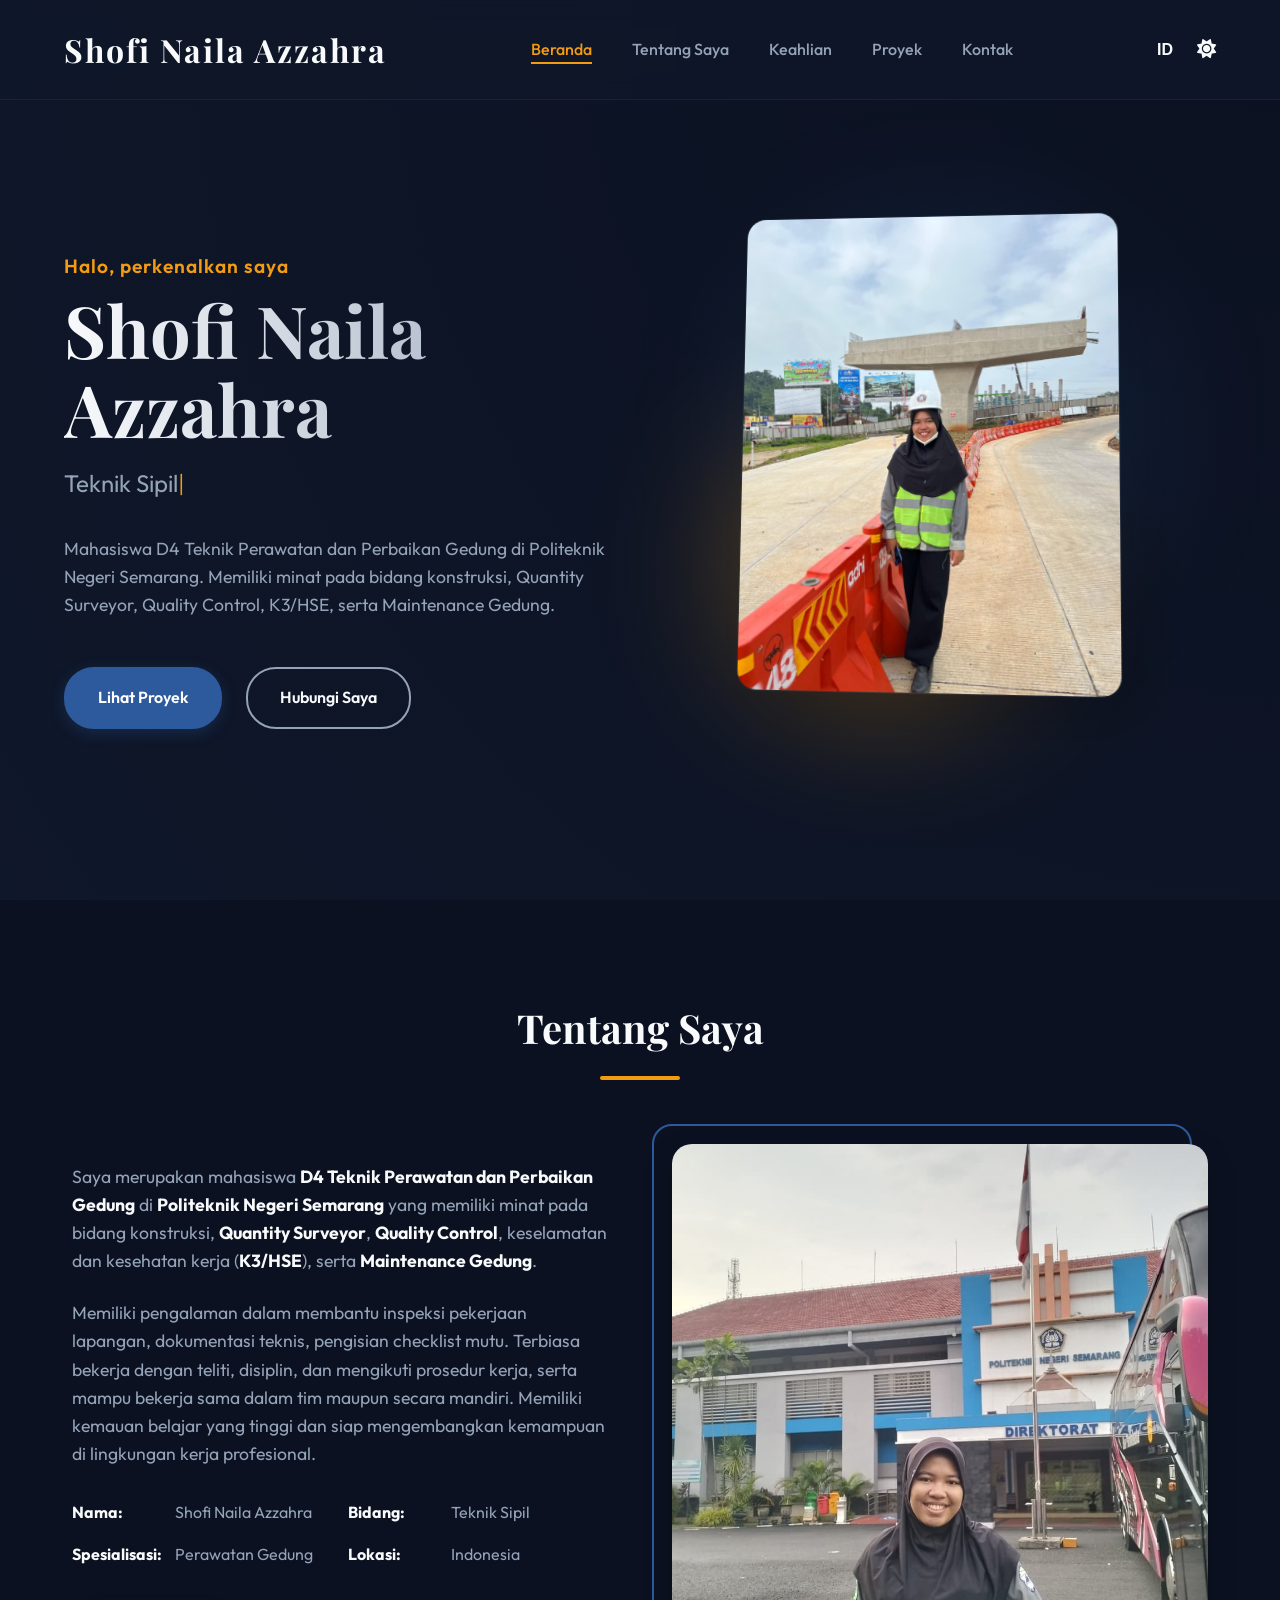
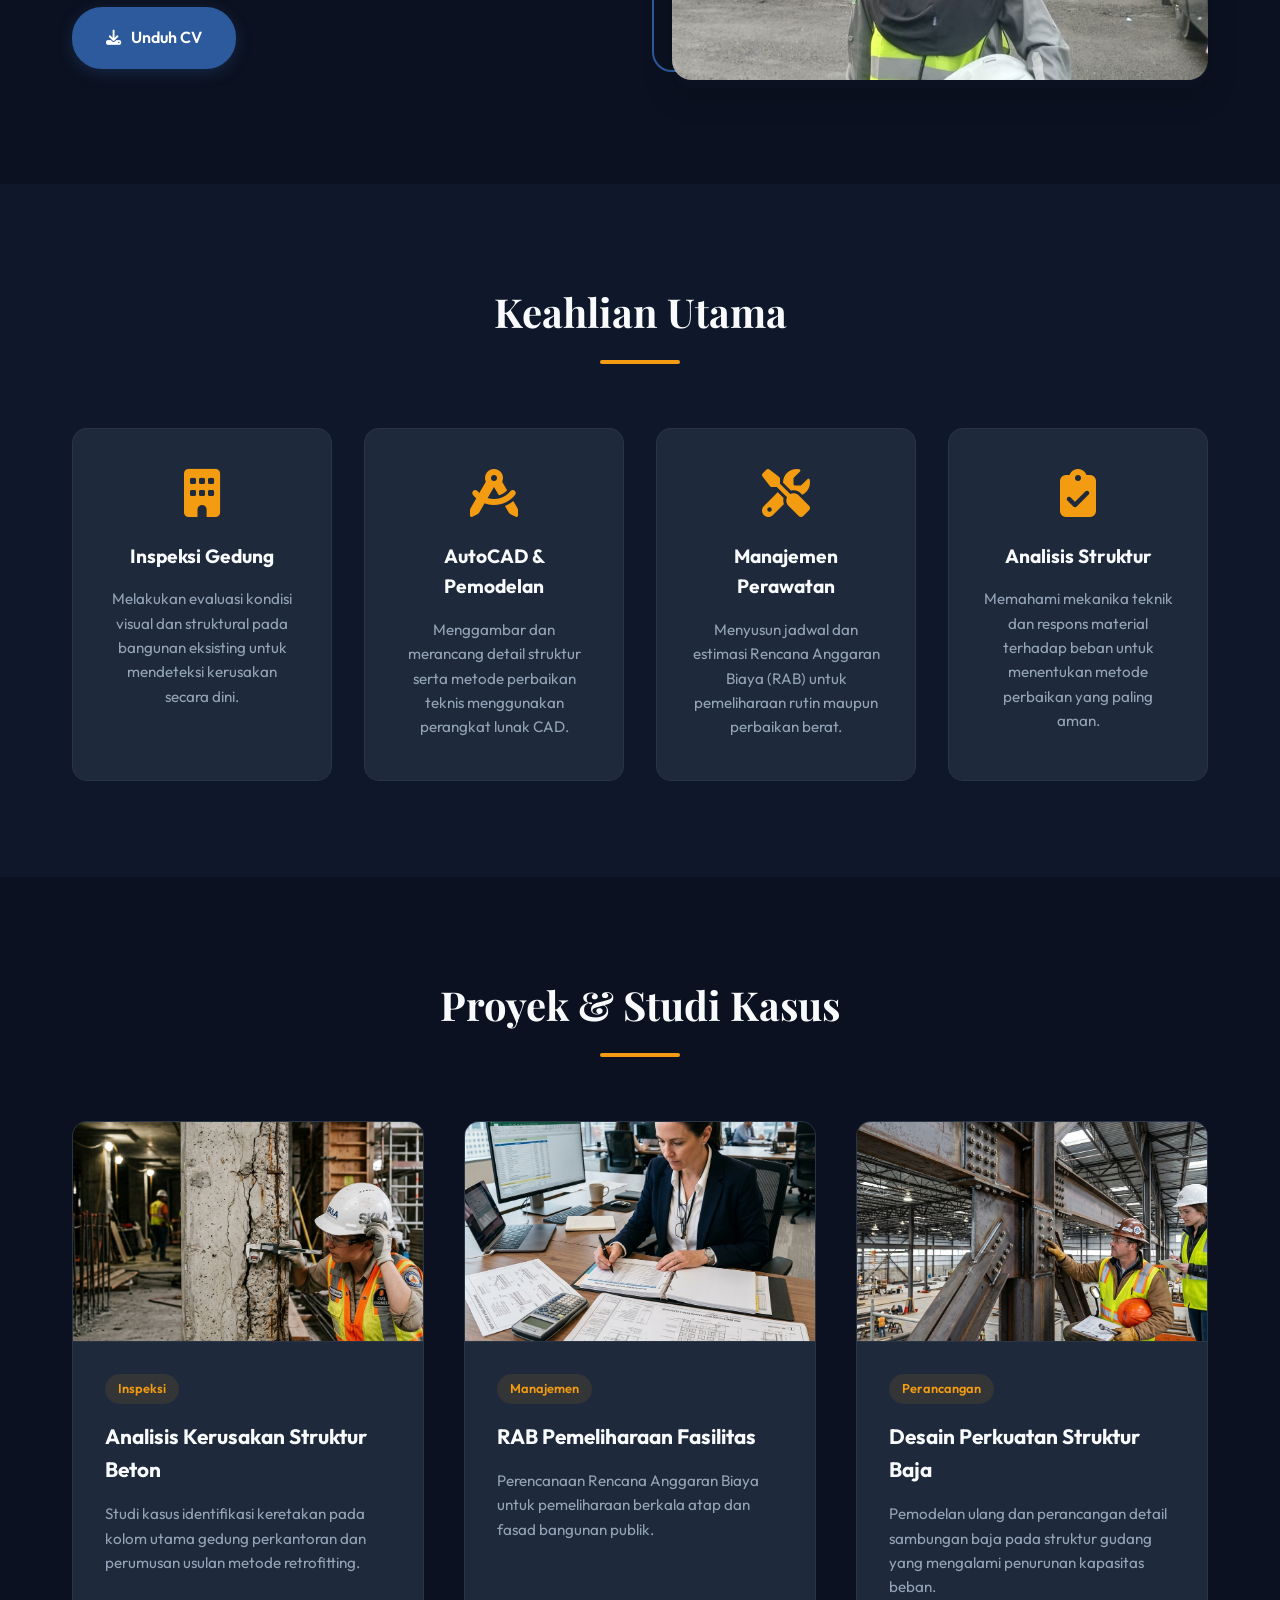
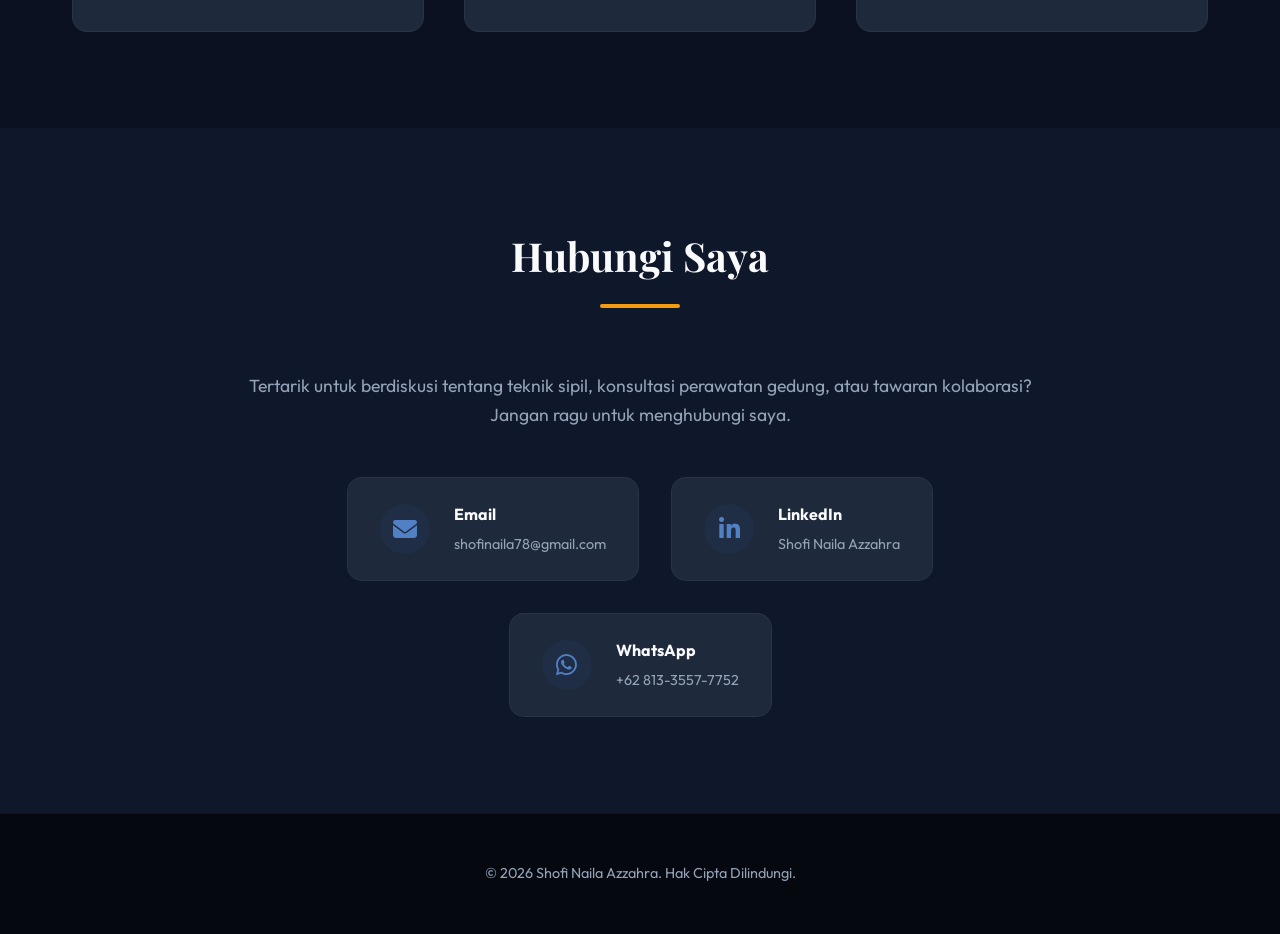
<file: index.html>
<!DOCTYPE html>
<html lang="id">

<head>
    <meta charset="UTF-8">
    <meta name="viewport" content="width=device-width, initial-scale=1.0">
    <title>Shofi Naila Azzahra | Portofolio</title>
    <meta name="description"
        content="Portofolio Shofi Naila Azzahra, Mahasiswi Teknik Sipil Program Studi Perawatan dan Perbaikan Gedung.">
    <link rel="icon" type="image/png" href="public/img/favicon.png">
    <link rel="stylesheet" href="css/style.css">
    <!-- Google Fonts -->
    <link rel="preconnect" href="https://fonts.googleapis.com">
    <link rel="preconnect" href="https://fonts.gstatic.com" crossorigin>
    <link
        href="https://fonts.googleapis.com/css2?family=Outfit:wght@300;400;600;800&family=Playfair+Display:wght@700&display=swap"
        rel="stylesheet">
    <!-- Font Awesome Icons -->
    <link rel="stylesheet" href="https://cdnjs.cloudflare.com/ajax/libs/font-awesome/6.4.0/css/all.min.css">
</head>

<body>
    <!-- Navbar -->
    <header class="header">
        <nav class="navbar">
            <a href="#" class="logo">Shofi Naila Azzahra</a>
            <ul class="nav-links">
                <li><a href="#beranda" data-translate="nav-beranda">Beranda</a></li>
                <li><a href="#tentang" data-translate="nav-tentang">Tentang Saya</a></li>
                <li><a href="#keahlian" data-translate="nav-keahlian">Keahlian</a></li>
                <li><a href="#proyek" data-translate="nav-proyek">Proyek</a></li>
                <li><a href="#kontak" data-translate="nav-kontak">Kontak</a></li>
            </ul>
            <div class="header-actions" style="display: flex; align-items: center; gap: 1.5rem;">
                <button class="lang-toggle" aria-label="Toggle Language" style="background: none; border: none; color: var(--text-primary); font-size: 1rem; cursor: pointer; font-weight: 600; transition: var(--transition);">
                    <span id="lang-text">ID</span>
                </button>
                <button class="theme-toggle" aria-label="Toggle Light/Dark Mode" style="background: none; border: none; color: var(--text-primary); font-size: 1.2rem; cursor: pointer; transition: var(--transition);">
                    <i class="fas fa-sun" id="theme-icon"></i>
                </button>
                <div class="menu-toggle">
                    <i class="fas fa-bars"></i>
                </div>
            </div>
        </nav>
    </header>

    <main>
        <!-- Hero Section -->
        <section id="beranda" class="hero">
            <div class="hero-content">
                <p class="greeting" data-translate="hero-greeting">Halo, perkenalkan saya</p>
                <h1 class="name">Shofi Naila Azzahra</h1>
                <h2 class="title"><span id="typing-text"></span><span class="cursor">|</span></h2>
                <p class="summary" data-translate="hero-summary">Mahasiswa D4 Teknik Perawatan dan Perbaikan Gedung di Politeknik Negeri Semarang.
                    Memiliki minat pada bidang konstruksi, Quantity Surveyor, Quality Control, K3/HSE, serta Maintenance
                    Gedung.</p>
                <div class="cta-buttons">
                    <a href="#proyek" class="btn btn-primary" data-translate="btn-proyek">Lihat Proyek</a>
                    <a href="#kontak" class="btn btn-secondary" data-translate="btn-kontak">Hubungi Saya</a>
                </div>
            </div>
            <div class="hero-graphics">
                <div class="abstract-shape shape-1"></div>
                <div class="abstract-shape shape-2"></div>
                <div class="hero-image-wrapper">
                    <img src="public/img/foto%201.jpeg" alt="Shofi Naila Azzahra" class="hero-img">
                </div>
            </div>
        </section>

        <!-- Tentang Saya Section -->
        <section id="tentang" class="about section-padding reveal">
            <div class="container">
                <div class="section-title">
                    <h2 data-translate="title-tentang">Tentang Saya</h2>
                    <div class="underline"></div>
                </div>
                <div class="about-content">
                    <div class="about-text">
                        <p data-translate="about-p1">Saya merupakan mahasiswa <strong>D4 Teknik Perawatan dan Perbaikan Gedung</strong> di
                            <strong>Politeknik Negeri Semarang</strong> yang memiliki minat pada bidang konstruksi,
                            <strong>Quantity Surveyor</strong>, <strong>Quality Control</strong>, keselamatan dan
                            kesehatan kerja (<strong>K3/HSE</strong>), serta <strong>Maintenance Gedung</strong>.</p>
                        <p data-translate="about-p2">Memiliki pengalaman dalam membantu inspeksi pekerjaan lapangan, dokumentasi teknis, pengisian
                            checklist mutu. Terbiasa bekerja dengan teliti, disiplin, dan mengikuti prosedur kerja,
                            serta mampu bekerja sama dalam tim maupun secara mandiri. Memiliki kemauan belajar yang
                            tinggi dan siap mengembangkan kemampuan di lingkungan kerja profesional.</p>
                        <ul class="info-list">
                            <li><strong data-translate="info-name">Nama:</strong> Shofi Naila Azzahra</li>
                            <li><strong data-translate="info-field">Bidang:</strong> <span data-translate="info-field-val">Teknik Sipil</span></li>
                            <li><strong data-translate="info-spec">Spesialisasi:</strong> <span data-translate="info-spec-val">Perawatan Gedung</span></li>
                            <li><strong data-translate="info-loc">Lokasi:</strong> <span data-translate="info-loc-val">Indonesia</span></li>
                        </ul>
                        <a href="public/docs/cv-shofi.pdf" download class="btn btn-primary btn-cv" data-translate="btn-cv"><i
                                class="fas fa-download"></i> Unduh CV</a>
                    </div>
                    <div class="about-image-wrapper">
                        <img src="public/img/foto%202.jpeg" alt="Profil Shofi Naila Azzahra" class="about-img">
                    </div>
                </div>
            </div>
        </section>

        <!-- Keahlian Section -->
        <section id="keahlian" class="skills section-padding reveal">
            <div class="container">
                <div class="section-title">
                    <h2 data-translate="title-keahlian">Keahlian Utama</h2>
                    <div class="underline"></div>
                </div>
                <div class="skills-grid">
                    <div class="skill-card">
                        <i class="fas fa-building skill-icon"></i>
                        <h3 data-translate="skill-1-title">Inspeksi Gedung</h3>
                        <p data-translate="skill-1-desc">Melakukan evaluasi kondisi visual dan struktural pada bangunan eksisting untuk mendeteksi
                            kerusakan secara dini.</p>
                    </div>
                    <div class="skill-card">
                        <i class="fas fa-drafting-compass skill-icon"></i>
                        <h3 data-translate="skill-2-title">AutoCAD & Pemodelan</h3>
                        <p data-translate="skill-2-desc">Menggambar dan merancang detail struktur serta metode perbaikan teknis menggunakan perangkat
                            lunak CAD.</p>
                    </div>
                    <div class="skill-card">
                        <i class="fas fa-tools skill-icon"></i>
                        <h3 data-translate="skill-3-title">Manajemen Perawatan</h3>
                        <p data-translate="skill-3-desc">Menyusun jadwal dan estimasi Rencana Anggaran Biaya (RAB) untuk pemeliharaan rutin maupun
                            perbaikan berat.</p>
                    </div>
                    <div class="skill-card">
                        <i class="fas fa-clipboard-check skill-icon"></i>
                        <h3 data-translate="skill-4-title">Analisis Struktur</h3>
                        <p data-translate="skill-4-desc">Memahami mekanika teknik dan respons material terhadap beban untuk menentukan metode
                            perbaikan yang paling aman.</p>
                    </div>
                </div>
            </div>
        </section>

        <!-- Proyek Section -->
        <section id="proyek" class="projects section-padding reveal">
            <div class="container">
                <div class="section-title">
                    <h2 data-translate="title-proyek">Proyek & Studi Kasus</h2>
                    <div class="underline"></div>
                </div>
                <div class="projects-grid">
                    <!-- Project 1 -->
                    <div class="project-card">
                        <div class="project-img">
                            <img src="public/img/project-1.png" alt="Analisis Kerusakan Struktur Beton">
                            <div class="project-overlay">
                                <a href="project-1.html" class="btn btn-primary btn-sm" data-translate="proj-detail">Lihat Detail</a>
                            </div>
                        </div>
                        <div class="project-info">
                            <span class="project-tag" data-translate="proj-1-tag">Inspeksi</span>
                            <h3 data-translate="proj-1-title">Analisis Kerusakan Struktur Beton</h3>
                            <p data-translate="proj-1-desc">Studi kasus identifikasi keretakan pada kolom utama gedung perkantoran dan perumusan
                                usulan metode retrofitting.</p>
                        </div>
                    </div>
                    <!-- Project 2 -->
                    <div class="project-card">
                        <div class="project-img">
                            <img src="public/img/project-2.png" alt="RAB Pemeliharaan Fasilitas">
                            <div class="project-overlay">
                                <a href="project-2.html" class="btn btn-primary btn-sm" data-translate="proj-detail">Lihat Detail</a>
                            </div>
                        </div>
                        <div class="project-info">
                            <span class="project-tag" data-translate="proj-2-tag">Manajemen</span>
                            <h3 data-translate="proj-2-title">RAB Pemeliharaan Fasilitas</h3>
                            <p data-translate="proj-2-desc">Perencanaan Rencana Anggaran Biaya untuk pemeliharaan berkala atap dan fasad bangunan
                                publik.</p>
                        </div>
                    </div>
                    <!-- Project 3 -->
                    <div class="project-card">
                        <div class="project-img">
                            <img src="public/img/project-3.png" alt="Desain Perkuatan Struktur Baja">
                            <div class="project-overlay">
                                <a href="project-3.html" class="btn btn-primary btn-sm" data-translate="proj-detail">Lihat Detail</a>
                            </div>
                        </div>
                        <div class="project-info">
                            <span class="project-tag" data-translate="proj-3-tag">Perancangan</span>
                            <h3 data-translate="proj-3-title">Desain Perkuatan Struktur Baja</h3>
                            <p data-translate="proj-3-desc">Pemodelan ulang dan perancangan detail sambungan baja pada struktur gudang yang mengalami
                                penurunan kapasitas beban.</p>
                        </div>
                    </div>
                </div>
            </div>
        </section>

        <!-- Kontak Section -->
        <section id="kontak" class="contact section-padding reveal">
            <div class="container">
                <div class="section-title">
                    <h2 data-translate="title-kontak">Hubungi Saya</h2>
                    <div class="underline"></div>
                </div>
                <div class="contact-content">
                    <p class="contact-text" data-translate="kontak-desc">Tertarik untuk berdiskusi tentang teknik sipil, konsultasi perawatan gedung,
                        atau tawaran kolaborasi? Jangan ragu untuk menghubungi saya.</p>
                    <div class="contact-methods">
                        <a href="mailto:shofinaila78@gmail.com" class="contact-item">
                            <div class="contact-icon"><i class="fas fa-envelope"></i></div>
                            <div class="contact-detail">
                                <h4>Email</h4>
                                <span>shofinaila78@gmail.com</span>
                            </div>
                        </a>
                        <a href="https://www.linkedin.com/in/shofi-naila-azzahra-2a5338311" target="_blank"
                            class="contact-item">
                            <div class="contact-icon"><i class="fab fa-linkedin-in"></i></div>
                            <div class="contact-detail">
                                <h4>LinkedIn</h4>
                                <span>Shofi Naila Azzahra</span>
                            </div>
                        </a>
                        <a href="https://wa.me/6281335577752" target="_blank" class="contact-item">
                            <div class="contact-icon"><i class="fab fa-whatsapp"></i></div>
                            <div class="contact-detail">
                                <h4>WhatsApp</h4>
                                <span>+62 813-3557-7752</span>
                            </div>
                        </a>
                    </div>
                </div>
            </div>
        </section>
    </main>

    <footer>
        <div class="container">
            <div class="footer-content">
                <p>&copy; 2026 Shofi Naila Azzahra. <span data-translate="footer-copy">Hak Cipta Dilindungi.</span></p>
            </div>
        </div>
    </footer>

    <!-- Scroll to Top Button -->
    <a href="#" class="scroll-top" id="scrollTop" aria-label="Scroll to Top">
        <i class="fas fa-arrow-up"></i>
    </a>

    <!-- Interactivity Script -->
    <script>
        // Toggle Mobile Menu
        document.querySelector('.menu-toggle').addEventListener('click', function () {
            document.querySelector('.nav-links').classList.toggle('active');
        });

        // Smooth Scrolling for navigation links
        document.querySelectorAll('a[href^="#"]').forEach(anchor => {
            anchor.addEventListener('click', function (e) {
                e.preventDefault();
                document.querySelector('.nav-links').classList.remove('active');
                const targetId = this.getAttribute('href');
                if (targetId !== '#') {
                    document.querySelector(targetId).scrollIntoView({
                        behavior: 'smooth'
                    });
                }
            });
        });

        // ========== Scroll Reveal Animation ==========
        const revealElements = document.querySelectorAll('.reveal');
        const revealObserver = new IntersectionObserver((entries) => {
            entries.forEach(entry => {
                if (entry.isIntersecting) {
                    entry.target.classList.add('revealed');
                }
            });
        }, { threshold: 0.15 });

        revealElements.forEach(el => revealObserver.observe(el));

        // ========== Navbar Active State on Scroll ==========
        const sections = document.querySelectorAll('section[id]');
        const navLinks = document.querySelectorAll('.nav-links a');

        function activateNavOnScroll() {
            const scrollY = window.scrollY + 120;
            sections.forEach(section => {
                const sectionTop = section.offsetTop;
                const sectionHeight = section.offsetHeight;
                const sectionId = section.getAttribute('id');

                if (scrollY >= sectionTop && scrollY < sectionTop + sectionHeight) {
                    navLinks.forEach(link => {
                        link.classList.remove('active');
                        if (link.getAttribute('href') === '#' + sectionId) {
                            link.classList.add('active');
                        }
                    });
                }
            });
        }
        window.addEventListener('scroll', activateNavOnScroll);
        activateNavOnScroll();

        // ========== Typing Effect ==========
        const typingEl = document.getElementById('typing-text');
        const phrases = [
            'Teknik Sipil',
            'Perawatan & Perbaikan Gedung',
            'Building Maintenance',
            'Structural Analysis'
        ];
        let phraseIndex = 0;
        let charIndex = 0;
        let isDeleting = false;
        const typeSpeed = 80;
        const deleteSpeed = 40;
        const pauseEnd = 2000;
        const pauseStart = 500;

        function typeEffect() {
            const currentPhrase = phrases[phraseIndex];

            if (isDeleting) {
                typingEl.textContent = currentPhrase.substring(0, charIndex - 1);
                charIndex--;
            } else {
                typingEl.textContent = currentPhrase.substring(0, charIndex + 1);
                charIndex++;
            }

            let delay = isDeleting ? deleteSpeed : typeSpeed;

            if (!isDeleting && charIndex === currentPhrase.length) {
                delay = pauseEnd;
                isDeleting = true;
            } else if (isDeleting && charIndex === 0) {
                isDeleting = false;
                phraseIndex = (phraseIndex + 1) % phrases.length;
                delay = pauseStart;
            }

            setTimeout(typeEffect, delay);
        }
        typeEffect();

        // ========== Scroll to Top ==========
        const scrollTopBtn = document.getElementById('scrollTop');
        window.addEventListener('scroll', () => {
            if (window.scrollY > 400) {
                scrollTopBtn.classList.add('show');
            } else {
                scrollTopBtn.classList.remove('show');
            }
        });

        scrollTopBtn.addEventListener('click', (e) => {
            e.preventDefault();
            window.scrollTo({ top: 0, behavior: 'smooth' });
        });

        // ========== Theme Toggle ==========
        const themeToggleBtn = document.querySelector('.theme-toggle');
        const themeIcon = document.getElementById('theme-icon');
        const htmlElement = document.documentElement;
        
        // Cek localStorage
        const currentTheme = localStorage.getItem('theme');
        if (currentTheme) {
            htmlElement.setAttribute('data-theme', currentTheme);
            if (currentTheme === 'light') {
                themeIcon.classList.replace('fa-sun', 'fa-moon');
            }
        }

        themeToggleBtn.addEventListener('click', () => {
            let theme = htmlElement.getAttribute('data-theme');
            if (theme === 'light') {
                htmlElement.removeAttribute('data-theme');
                themeIcon.classList.replace('fa-moon', 'fa-sun');
                localStorage.setItem('theme', 'dark');
            } else {
                htmlElement.setAttribute('data-theme', 'light');
                themeIcon.classList.replace('fa-sun', 'fa-moon');
                localStorage.setItem('theme', 'light');
            }
        });

        // ========== Language Switcher ==========
        const translations = {
            "nav-beranda": { id: "Beranda", en: "Home" },
            "nav-tentang": { id: "Tentang Saya", en: "About Me" },
            "nav-keahlian": { id: "Keahlian", en: "Skills" },
            "nav-proyek": { id: "Proyek", en: "Projects" },
            "nav-kontak": { id: "Kontak", en: "Contact" },
            
            "hero-greeting": { id: "Halo, perkenalkan saya", en: "Hello, let me introduce myself" },
            "hero-summary": { id: "Mahasiswa D4 Teknik Perawatan dan Perbaikan Gedung di Politeknik Negeri Semarang. Memiliki minat pada bidang konstruksi, Quantity Surveyor, Quality Control, K3/HSE, serta Maintenance Gedung.", en: "D4 Student of Building Maintenance and Repair Engineering at Semarang State Polytechnic. Interested in construction, Quantity Surveyor, Quality Control, HSE, and Building Maintenance." },
            "btn-proyek": { id: "Lihat Proyek", en: "View Projects" },
            "btn-kontak": { id: "Hubungi Saya", en: "Contact Me" },

            "title-tentang": { id: "Tentang Saya", en: "About Me" },
            "about-p1": { id: "Saya merupakan mahasiswa <strong>D4 Teknik Perawatan dan Perbaikan Gedung</strong> di <strong>Politeknik Negeri Semarang</strong> yang memiliki minat pada bidang konstruksi, <strong>Quantity Surveyor</strong>, <strong>Quality Control</strong>, keselamatan dan kesehatan kerja (<strong>K3/HSE</strong>), serta <strong>Maintenance Gedung</strong>.", en: "I am an undergraduate student in <strong>Building Maintenance and Repair Engineering</strong> at <strong>Semarang State Polytechnic</strong> with interests in construction, <strong>Quantity Surveying</strong>, <strong>Quality Control</strong>, Occupational Health and Safety (<strong>HSE</strong>), and <strong>Building Maintenance</strong>." },
            "about-p2": { id: "Memiliki pengalaman dalam membantu inspeksi pekerjaan lapangan, dokumentasi teknis, pengisian checklist mutu. Terbiasa bekerja dengan teliti, disiplin, dan mengikuti prosedur kerja, serta mampu bekerja sama dalam tim maupun secara mandiri. Memiliki kemauan belajar yang tinggi dan siap mengembangkan kemampuan di lingkungan kerja profesional.", en: "Experienced in assisting field inspections, technical documentation, and quality checklist completion. Accustomed to working meticulously, strictly following procedures, and capable of collaborating in teams or working independently. Have a strong willingness to learn and ready to develop skills in a professional work environment." },
            "info-name": { id: "Nama:", en: "Name:" },
            "info-field": { id: "Bidang:", en: "Field:" },
            "info-field-val": { id: "Teknik Sipil", en: "Civil Engineering" },
            "info-spec": { id: "Spesialisasi:", en: "Specialization:" },
            "info-spec-val": { id: "Perawatan Gedung", en: "Building Maintenance" },
            "info-loc": { id: "Lokasi:", en: "Location:" },
            "info-loc-val": { id: "Indonesia", en: "Indonesia" },
            "btn-cv": { id: "<i class=\"fas fa-download\"></i> Unduh CV", en: "<i class=\"fas fa-download\"></i> Download CV" },

            "title-keahlian": { id: "Keahlian Utama", en: "Core Skills" },
            "skill-1-title": { id: "Inspeksi Gedung", en: "Building Inspection" },
            "skill-1-desc": { id: "Melakukan evaluasi kondisi visual dan struktural pada bangunan eksisting untuk mendeteksi kerusakan secara dini.", en: "Evaluating visual and structural conditions of existing buildings to detect damage early." },
            "skill-2-title": { id: "AutoCAD & Pemodelan", en: "AutoCAD & Modeling" },
            "skill-2-desc": { id: "Menggambar dan merancang detail struktur serta metode perbaikan teknis menggunakan perangkat lunak CAD.", en: "Drawing and designing structural details and technical repair methods using CAD software." },
            "skill-3-title": { id: "Manajemen Perawatan", en: "Maintenance Management" },
            "skill-3-desc": { id: "Menyusun jadwal dan estimasi Rencana Anggaran Biaya (RAB) untuk pemeliharaan rutin maupun perbaikan berat.", en: "Scheduling and estimating Bill of Quantities (BoQ) for routine maintenance and heavy repairs." },
            "skill-4-title": { id: "Analisis Struktur", en: "Structural Analysis" },
            "skill-4-desc": { id: "Memahami mekanika teknik dan respons material terhadap beban untuk menentukan metode perbaikan yang paling aman.", en: "Understanding engineering mechanics and material responses to loads to determine the safest repair methods." },

            "title-proyek": { id: "Proyek & Studi Kasus", en: "Projects & Case Studies" },
            "proj-1-tag": { id: "Inspeksi", en: "Inspection" },
            "proj-1-title": { id: "Analisis Kerusakan Struktur Beton", en: "Concrete Structure Damage Analysis" },
            "proj-1-desc": { id: "Studi kasus identifikasi keretakan pada kolom utama gedung perkantoran dan perumusan usulan metode retrofitting.", en: "Case study identifying cracks in main columns of an office building and proposing retrofitting methods." },
            "proj-2-tag": { id: "Manajemen", en: "Management" },
            "proj-2-title": { id: "RAB Pemeliharaan Fasilitas", en: "Facility Maintenance BoQ" },
            "proj-2-desc": { id: "Perencanaan Rencana Anggaran Biaya untuk pemeliharaan berkala atap dan fasad bangunan publik.", en: "Bill of Quantities planning for periodic maintenance of public building roofs and facades." },
            "proj-3-tag": { id: "Perancangan", en: "Design" },
            "proj-3-title": { id: "Desain Perkuatan Struktur Baja", en: "Steel Structure Reinforcement Design" },
            "proj-3-desc": { id: "Pemodelan ulang dan perancangan detail sambungan baja pada struktur gudang yang mengalami penurunan kapasitas beban.", en: "Remodeling and designing steel connection details for a warehouse structure experiencing load capacity reduction." },
            "proj-detail": { id: "Lihat Detail", en: "View Details" },

            "title-kontak": { id: "Hubungi Saya", en: "Contact Me" },
            "kontak-desc": { id: "Tertarik untuk berdiskusi tentang teknik sipil, konsultasi perawatan gedung, atau tawaran kolaborasi? Jangan ragu untuk menghubungi saya.", en: "Interested in discussing civil engineering, building maintenance consulting, or collaboration offers? Feel free to contact me." },
            "footer-copy": { id: "Hak Cipta Dilindungi.", en: "All Rights Reserved." }
        };

        const langToggleBtn = document.querySelector('.lang-toggle');
        const langText = document.getElementById('lang-text');
        
        let currentLang = localStorage.getItem('lang') || 'id';
        
        function updateLanguage(lang) {
            document.documentElement.setAttribute('lang', lang);
            langText.textContent = lang === 'id' ? 'ID' : 'EN';
            
            document.querySelectorAll('[data-translate]').forEach(el => {
                const key = el.getAttribute('data-translate');
                if (translations[key]) {
                    el.innerHTML = translations[key][lang];
                }
            });
            localStorage.setItem('lang', lang);
        }

        // Initialize language
        if (currentLang === 'en') {
            updateLanguage('en');
        }

        langToggleBtn.addEventListener('click', () => {
            currentLang = currentLang === 'id' ? 'en' : 'id';
            updateLanguage(currentLang);
        });
    </script>
</body>

</html>
</file>
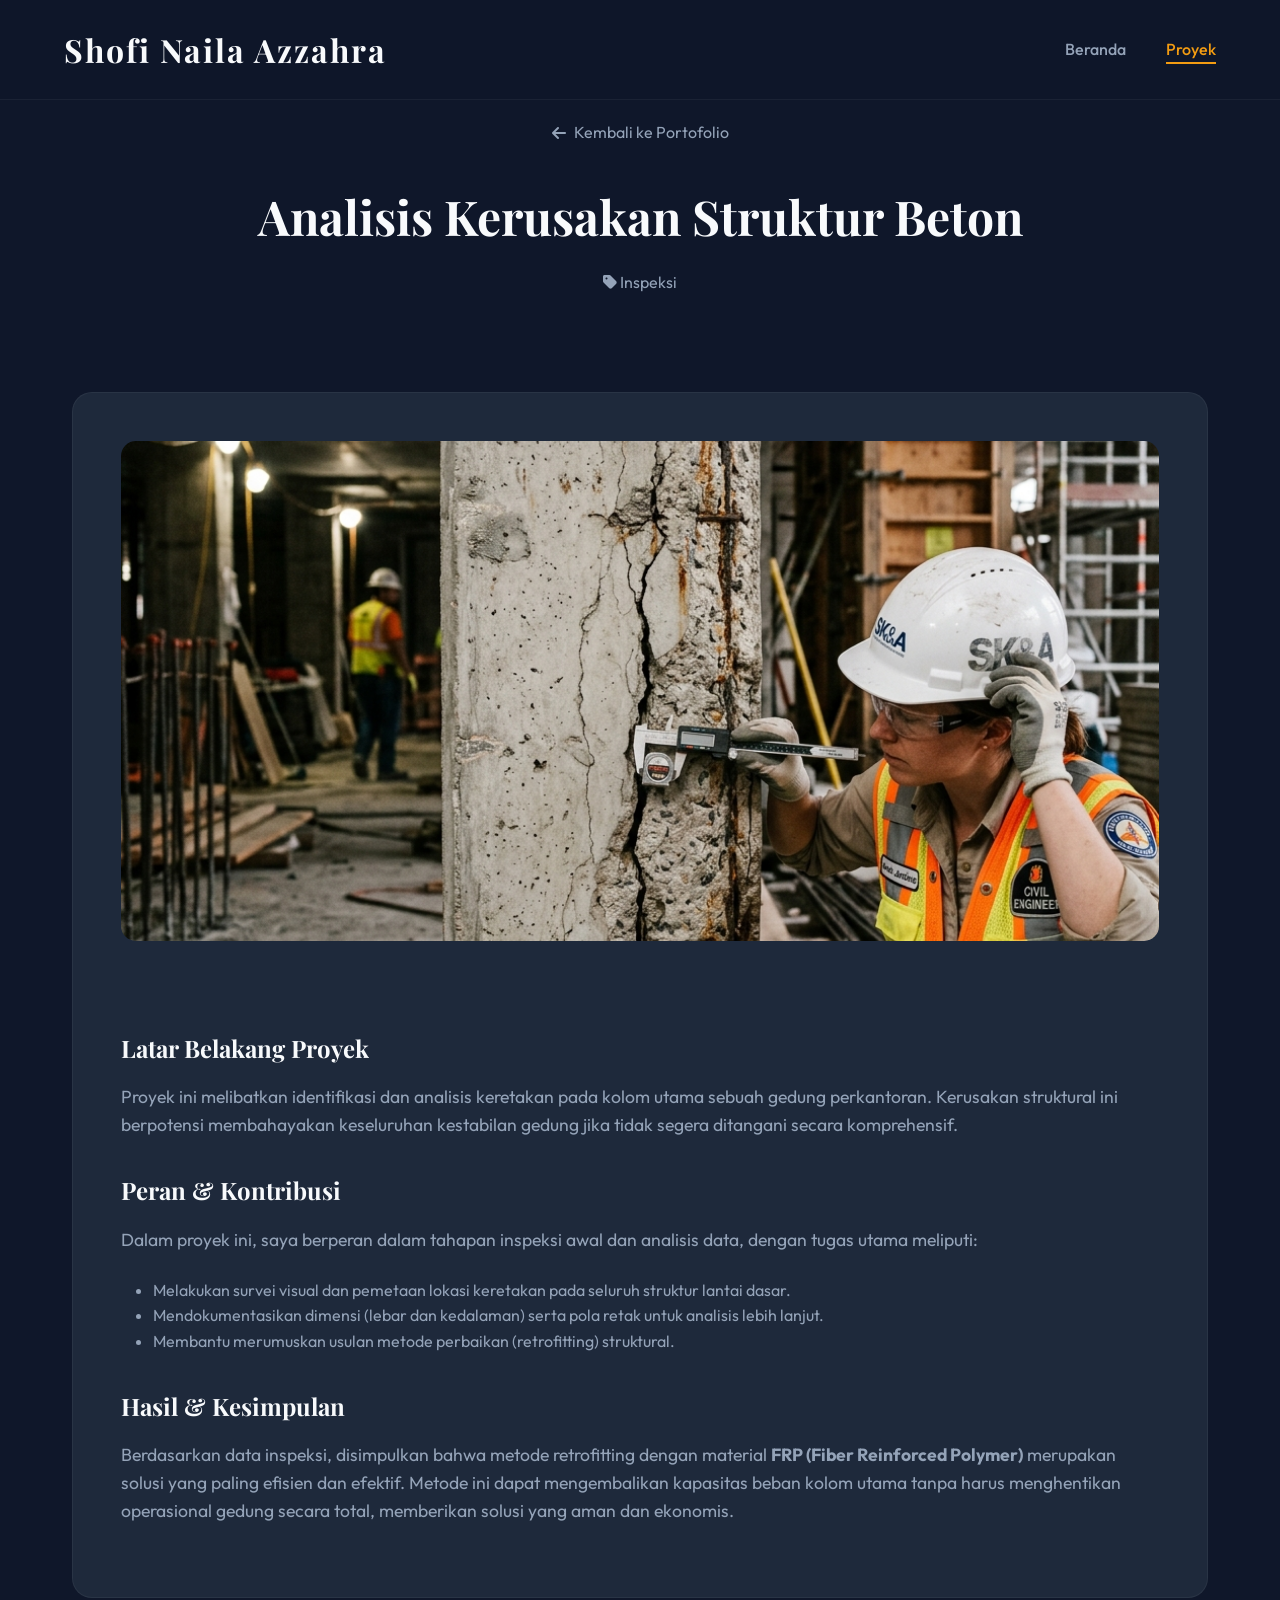
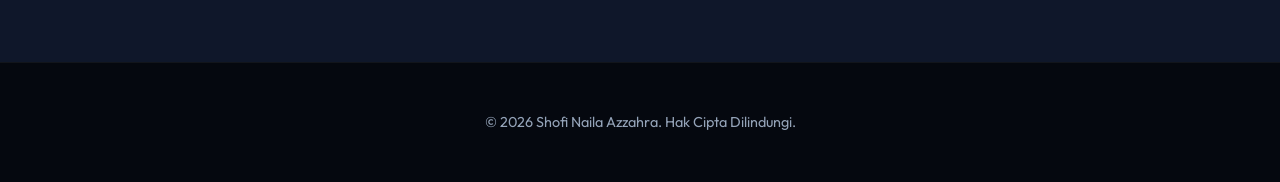
<file: project-1.html>
<!DOCTYPE html>
<html lang="id">
<head>
    <meta charset="UTF-8">
    <meta name="viewport" content="width=device-width, initial-scale=1.0">
    <title>Analisis Kerusakan Struktur Beton | Portofolio Shofi</title>
    <link rel="icon" type="image/png" href="public/img/favicon.png">
    <link rel="stylesheet" href="css/style.css">
    <link rel="preconnect" href="https://fonts.googleapis.com">
    <link rel="preconnect" href="https://fonts.gstatic.com" crossorigin>
    <link href="https://fonts.googleapis.com/css2?family=Outfit:wght@300;400;600;800&family=Playfair+Display:wght@700&display=swap" rel="stylesheet">
    <link rel="stylesheet" href="https://cdnjs.cloudflare.com/ajax/libs/font-awesome/6.4.0/css/all.min.css">
    <style>
        .project-detail-hero { padding-top: 120px; padding-bottom: 4rem; text-align: center; }
        .project-detail-hero h1 { font-family: var(--font-heading); font-size: 3rem; margin-bottom: 1rem; color: var(--text-primary); }
        .project-meta { display: flex; justify-content: center; gap: 2rem; color: var(--text-secondary); margin-bottom: 2rem; }
        .project-content { background-color: var(--card-bg); border-radius: 20px; padding: 3rem; margin-bottom: 4rem; border: 1px solid var(--border-color); }
        .project-main-img { width: 100%; height: auto; max-height: 500px; object-fit: cover; border-radius: 15px; margin-bottom: 3rem; }
        .project-text h2 { font-family: var(--font-heading); margin-bottom: 1rem; margin-top: 2rem; color: var(--text-primary); }
        .project-text p { margin-bottom: 1.5rem; color: var(--text-secondary); font-size: 1.1rem; }
        .back-btn { display: inline-flex; align-items: center; gap: 0.5rem; margin-bottom: 2rem; color: var(--text-secondary); transition: var(--transition); }
        .back-btn:hover { color: var(--primary-color); transform: translateX(-5px); }
        
        @media (max-width: 768px) {
            .project-content { padding: 1.5rem; }
            .project-detail-hero h1 { font-size: 2rem; }
        }
    </style>
</head>
<body>
    <header class="header">
        <nav class="navbar">
            <a href="index.html" class="logo">Shofi Naila Azzahra</a>
            <ul class="nav-links" style="display:flex;">
                <li><a href="index.html#beranda">Beranda</a></li>
                <li><a href="index.html#proyek" class="active">Proyek</a></li>
            </ul>
        </nav>
    </header>

    <main class="container">
        <section class="project-detail-hero">
            <a href="index.html#proyek" class="back-btn"><i class="fas fa-arrow-left"></i> Kembali ke Portofolio</a>
            <h1>Analisis Kerusakan Struktur Beton</h1>
            <div class="project-meta">
                <span><i class="fas fa-tag"></i> Inspeksi</span>
            </div>
        </section>

        <section class="project-content">
            <img src="public/img/project-1.png" alt="Analisis Kerusakan Struktur Beton" class="project-main-img">
            <div class="project-text">
                <h2>Latar Belakang Proyek</h2>
                <p>Proyek ini melibatkan identifikasi dan analisis keretakan pada kolom utama sebuah gedung perkantoran. Kerusakan struktural ini berpotensi membahayakan keseluruhan kestabilan gedung jika tidak segera ditangani secara komprehensif.</p>
                
                <h2>Peran & Kontribusi</h2>
                <p>Dalam proyek ini, saya berperan dalam tahapan inspeksi awal dan analisis data, dengan tugas utama meliputi:</p>
                <ul style="color: var(--text-secondary); margin-left: 2rem; margin-bottom: 1.5rem; line-height: 1.6;">
                    <li>Melakukan survei visual dan pemetaan lokasi keretakan pada seluruh struktur lantai dasar.</li>
                    <li>Mendokumentasikan dimensi (lebar dan kedalaman) serta pola retak untuk analisis lebih lanjut.</li>
                    <li>Membantu merumuskan usulan metode perbaikan (retrofitting) struktural.</li>
                </ul>

                <h2>Hasil & Kesimpulan</h2>
                <p>Berdasarkan data inspeksi, disimpulkan bahwa metode retrofitting dengan material <strong>FRP (Fiber Reinforced Polymer)</strong> merupakan solusi yang paling efisien dan efektif. Metode ini dapat mengembalikan kapasitas beban kolom utama tanpa harus menghentikan operasional gedung secara total, memberikan solusi yang aman dan ekonomis.</p>
            </div>
        </section>
    </main>

    <footer>
        <div class="container">
            <div class="footer-content">
                <p>&copy; 2026 Shofi Naila Azzahra. Hak Cipta Dilindungi.</p>
            </div>
        </div>
    </footer>
    
    <script>
        // Init theme from localStorage
        if (localStorage.getItem('theme') === 'light') {
            document.documentElement.setAttribute('data-theme', 'light');
        }
    </script>
</body>
</html>
</file>
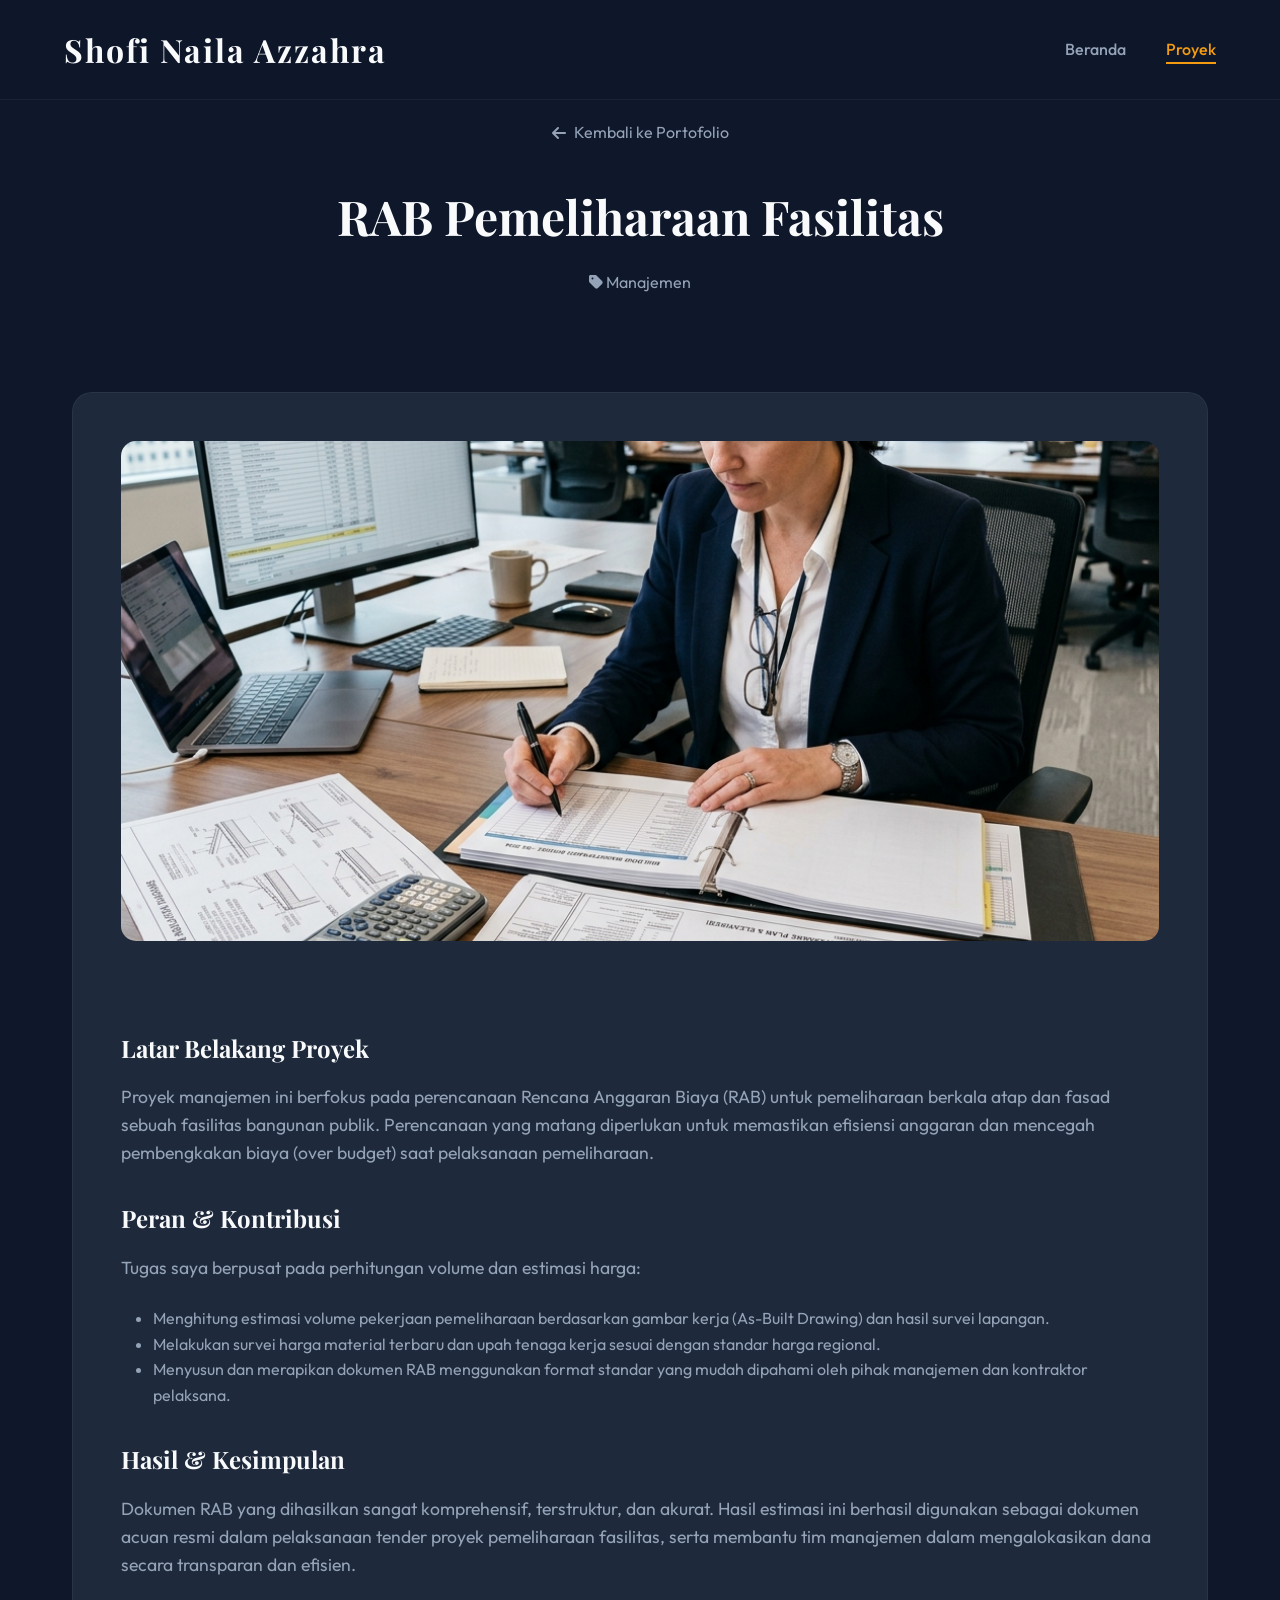
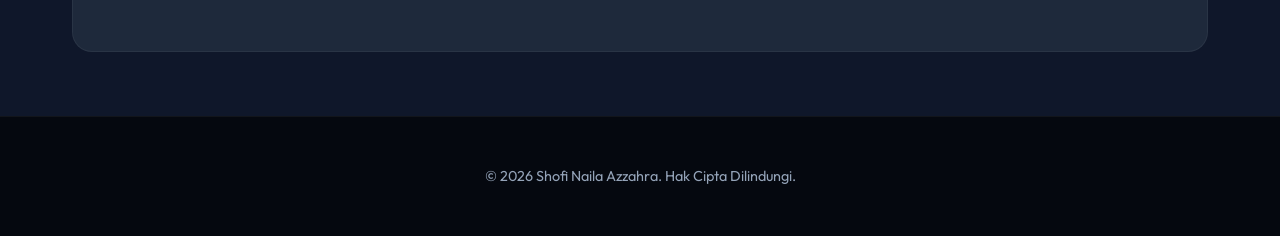
<file: project-2.html>
<!DOCTYPE html>
<html lang="id">
<head>
    <meta charset="UTF-8">
    <meta name="viewport" content="width=device-width, initial-scale=1.0">
    <title>RAB Pemeliharaan Fasilitas | Portofolio Shofi</title>
    <link rel="icon" type="image/png" href="public/img/favicon.png">
    <link rel="stylesheet" href="css/style.css">
    <link rel="preconnect" href="https://fonts.googleapis.com">
    <link rel="preconnect" href="https://fonts.gstatic.com" crossorigin>
    <link href="https://fonts.googleapis.com/css2?family=Outfit:wght@300;400;600;800&family=Playfair+Display:wght@700&display=swap" rel="stylesheet">
    <link rel="stylesheet" href="https://cdnjs.cloudflare.com/ajax/libs/font-awesome/6.4.0/css/all.min.css">
    <style>
        .project-detail-hero { padding-top: 120px; padding-bottom: 4rem; text-align: center; }
        .project-detail-hero h1 { font-family: var(--font-heading); font-size: 3rem; margin-bottom: 1rem; color: var(--text-primary); }
        .project-meta { display: flex; justify-content: center; gap: 2rem; color: var(--text-secondary); margin-bottom: 2rem; }
        .project-content { background-color: var(--card-bg); border-radius: 20px; padding: 3rem; margin-bottom: 4rem; border: 1px solid var(--border-color); }
        .project-main-img { width: 100%; height: auto; max-height: 500px; object-fit: cover; border-radius: 15px; margin-bottom: 3rem; }
        .project-text h2 { font-family: var(--font-heading); margin-bottom: 1rem; margin-top: 2rem; color: var(--text-primary); }
        .project-text p { margin-bottom: 1.5rem; color: var(--text-secondary); font-size: 1.1rem; }
        .back-btn { display: inline-flex; align-items: center; gap: 0.5rem; margin-bottom: 2rem; color: var(--text-secondary); transition: var(--transition); }
        .back-btn:hover { color: var(--primary-color); transform: translateX(-5px); }
        
        @media (max-width: 768px) {
            .project-content { padding: 1.5rem; }
            .project-detail-hero h1 { font-size: 2rem; }
        }
    </style>
</head>
<body>
    <header class="header">
        <nav class="navbar">
            <a href="index.html" class="logo">Shofi Naila Azzahra</a>
            <ul class="nav-links" style="display:flex;">
                <li><a href="index.html#beranda">Beranda</a></li>
                <li><a href="index.html#proyek" class="active">Proyek</a></li>
            </ul>
        </nav>
    </header>

    <main class="container">
        <section class="project-detail-hero">
            <a href="index.html#proyek" class="back-btn"><i class="fas fa-arrow-left"></i> Kembali ke Portofolio</a>
            <h1>RAB Pemeliharaan Fasilitas</h1>
            <div class="project-meta">
                <span><i class="fas fa-tag"></i> Manajemen</span>
            </div>
        </section>

        <section class="project-content">
            <img src="public/img/project-2.png" alt="RAB Pemeliharaan Fasilitas" class="project-main-img">
            <div class="project-text">
                <h2>Latar Belakang Proyek</h2>
                <p>Proyek manajemen ini berfokus pada perencanaan Rencana Anggaran Biaya (RAB) untuk pemeliharaan berkala atap dan fasad sebuah fasilitas bangunan publik. Perencanaan yang matang diperlukan untuk memastikan efisiensi anggaran dan mencegah pembengkakan biaya (over budget) saat pelaksanaan pemeliharaan.</p>
                
                <h2>Peran & Kontribusi</h2>
                <p>Tugas saya berpusat pada perhitungan volume dan estimasi harga:</p>
                <ul style="color: var(--text-secondary); margin-left: 2rem; margin-bottom: 1.5rem; line-height: 1.6;">
                    <li>Menghitung estimasi volume pekerjaan pemeliharaan berdasarkan gambar kerja (As-Built Drawing) dan hasil survei lapangan.</li>
                    <li>Melakukan survei harga material terbaru dan upah tenaga kerja sesuai dengan standar harga regional.</li>
                    <li>Menyusun dan merapikan dokumen RAB menggunakan format standar yang mudah dipahami oleh pihak manajemen dan kontraktor pelaksana.</li>
                </ul>

                <h2>Hasil & Kesimpulan</h2>
                <p>Dokumen RAB yang dihasilkan sangat komprehensif, terstruktur, dan akurat. Hasil estimasi ini berhasil digunakan sebagai dokumen acuan resmi dalam pelaksanaan tender proyek pemeliharaan fasilitas, serta membantu tim manajemen dalam mengalokasikan dana secara transparan dan efisien.</p>
            </div>
        </section>
    </main>

    <footer>
        <div class="container">
            <div class="footer-content">
                <p>&copy; 2026 Shofi Naila Azzahra. Hak Cipta Dilindungi.</p>
            </div>
        </div>
    </footer>

    <script>
        // Init theme from localStorage
        if (localStorage.getItem('theme') === 'light') {
            document.documentElement.setAttribute('data-theme', 'light');
        }
    </script>
</body>
</html>
</file>
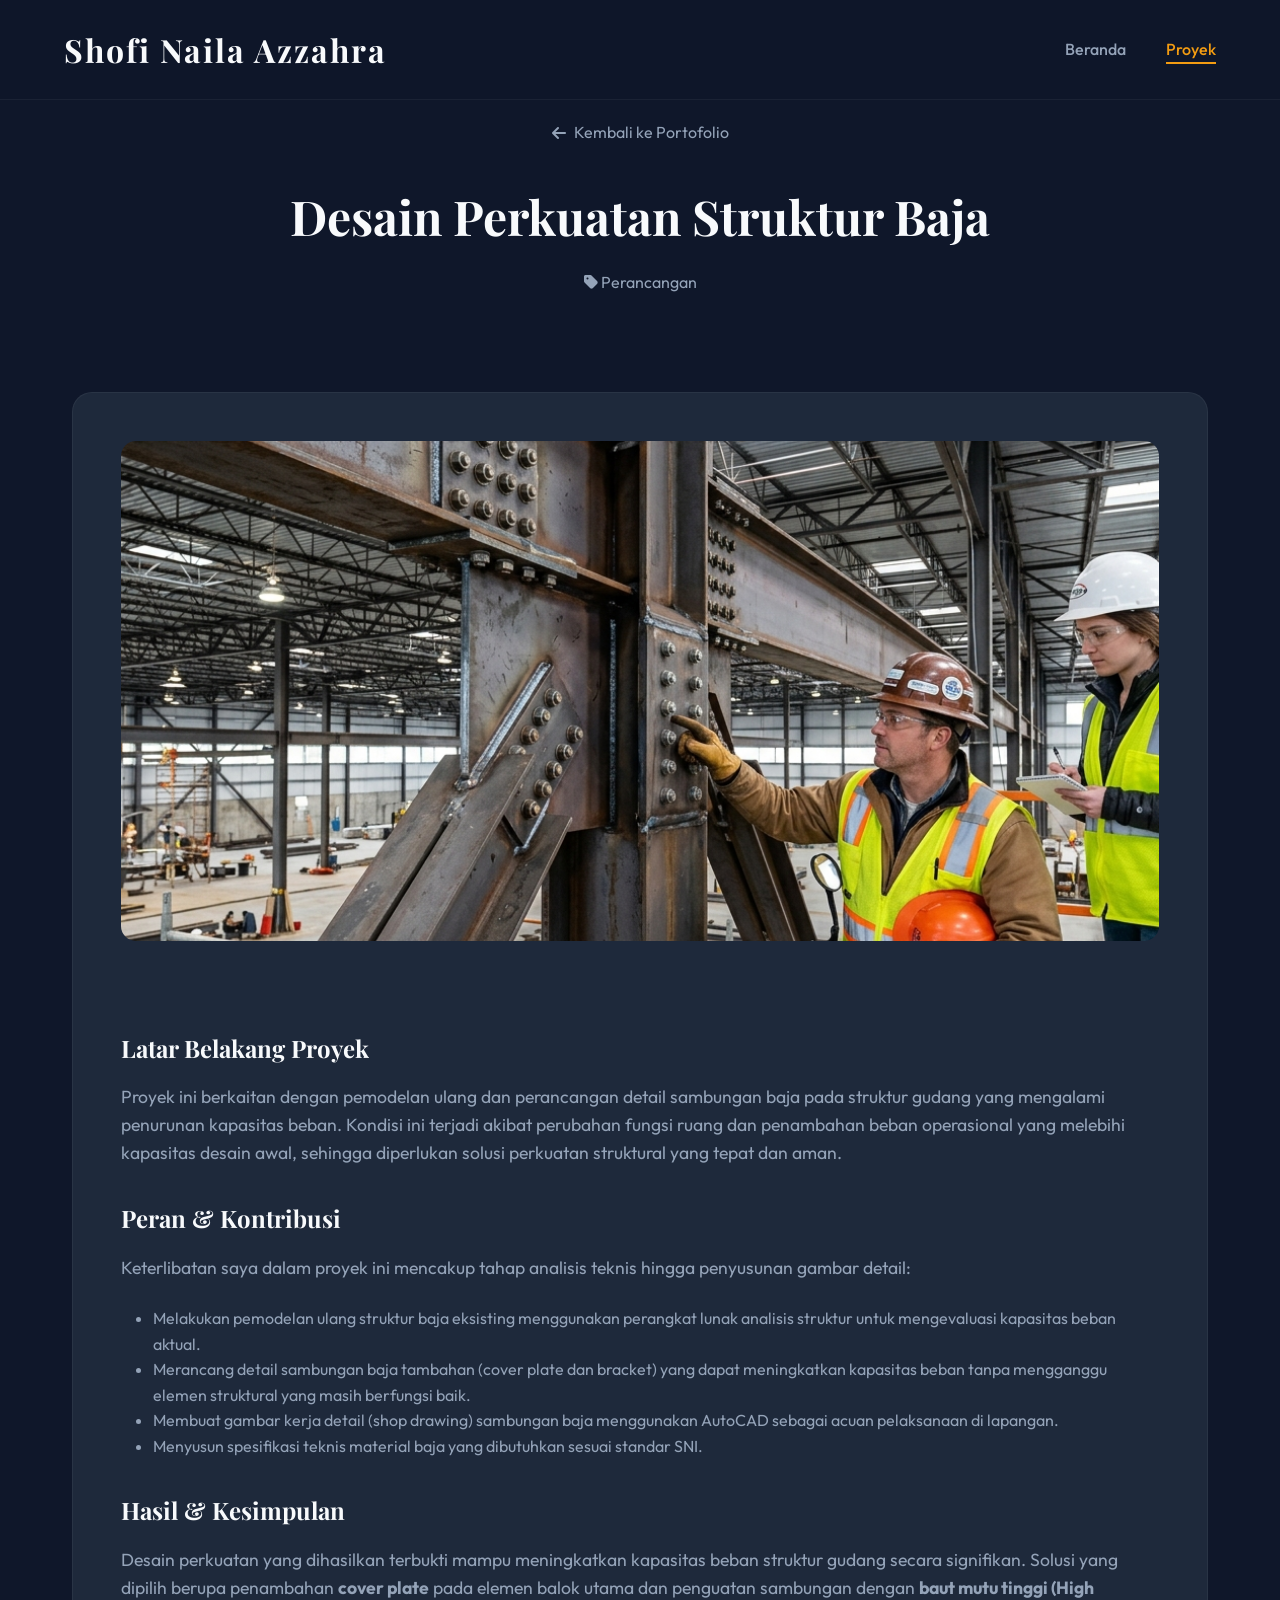
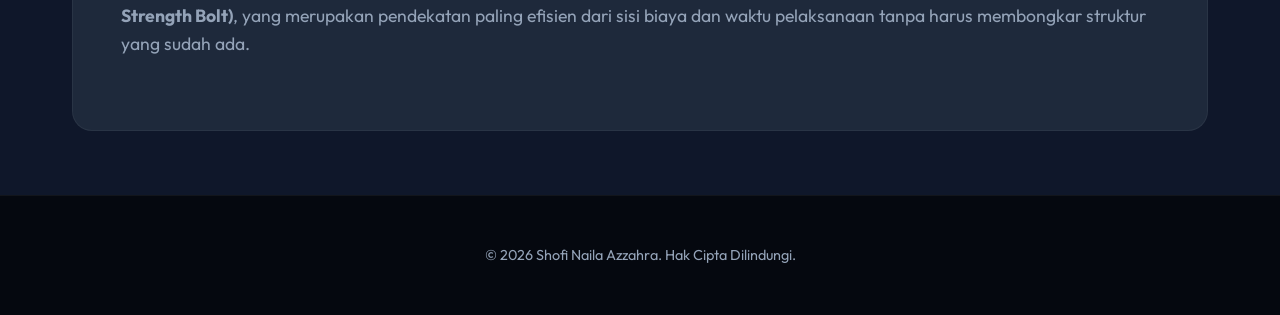
<file: project-3.html>
<!DOCTYPE html>
<html lang="id">
<head>
    <meta charset="UTF-8">
    <meta name="viewport" content="width=device-width, initial-scale=1.0">
    <title>Desain Perkuatan Struktur Baja | Portofolio Shofi</title>
    <link rel="icon" type="image/png" href="public/img/favicon.png">
    <link rel="stylesheet" href="css/style.css">
    <link rel="preconnect" href="https://fonts.googleapis.com">
    <link rel="preconnect" href="https://fonts.gstatic.com" crossorigin>
    <link href="https://fonts.googleapis.com/css2?family=Outfit:wght@300;400;600;800&family=Playfair+Display:wght@700&display=swap" rel="stylesheet">
    <link rel="stylesheet" href="https://cdnjs.cloudflare.com/ajax/libs/font-awesome/6.4.0/css/all.min.css">
    <style>
        .project-detail-hero { padding-top: 120px; padding-bottom: 4rem; text-align: center; }
        .project-detail-hero h1 { font-family: var(--font-heading); font-size: 3rem; margin-bottom: 1rem; color: var(--text-primary); }
        .project-meta { display: flex; justify-content: center; gap: 2rem; color: var(--text-secondary); margin-bottom: 2rem; }
        .project-content { background-color: var(--card-bg); border-radius: 20px; padding: 3rem; margin-bottom: 4rem; border: 1px solid var(--border-color); }
        .project-main-img { width: 100%; height: auto; max-height: 500px; object-fit: cover; border-radius: 15px; margin-bottom: 3rem; }
        .project-text h2 { font-family: var(--font-heading); margin-bottom: 1rem; margin-top: 2rem; color: var(--text-primary); }
        .project-text p { margin-bottom: 1.5rem; color: var(--text-secondary); font-size: 1.1rem; }
        .back-btn { display: inline-flex; align-items: center; gap: 0.5rem; margin-bottom: 2rem; color: var(--text-secondary); transition: var(--transition); }
        .back-btn:hover { color: var(--primary-color); transform: translateX(-5px); }

        @media (max-width: 768px) {
            .project-content { padding: 1.5rem; }
            .project-detail-hero h1 { font-size: 2rem; }
        }
    </style>
</head>
<body>
    <header class="header">
        <nav class="navbar">
            <a href="index.html" class="logo">Shofi Naila Azzahra</a>
            <ul class="nav-links" style="display:flex;">
                <li><a href="index.html#beranda">Beranda</a></li>
                <li><a href="index.html#proyek" class="active">Proyek</a></li>
            </ul>
        </nav>
    </header>

    <main class="container">
        <section class="project-detail-hero">
            <a href="index.html#proyek" class="back-btn"><i class="fas fa-arrow-left"></i> Kembali ke Portofolio</a>
            <h1>Desain Perkuatan Struktur Baja</h1>
            <div class="project-meta">
                <span><i class="fas fa-tag"></i> Perancangan</span>
            </div>
        </section>

        <section class="project-content">
            <img src="public/img/project-3.png" alt="Desain Perkuatan Struktur Baja" class="project-main-img">
            <div class="project-text">
                <h2>Latar Belakang Proyek</h2>
                <p>Proyek ini berkaitan dengan pemodelan ulang dan perancangan detail sambungan baja pada struktur gudang yang mengalami penurunan kapasitas beban. Kondisi ini terjadi akibat perubahan fungsi ruang dan penambahan beban operasional yang melebihi kapasitas desain awal, sehingga diperlukan solusi perkuatan struktural yang tepat dan aman.</p>

                <h2>Peran & Kontribusi</h2>
                <p>Keterlibatan saya dalam proyek ini mencakup tahap analisis teknis hingga penyusunan gambar detail:</p>
                <ul style="color: var(--text-secondary); margin-left: 2rem; margin-bottom: 1.5rem; line-height: 1.6;">
                    <li>Melakukan pemodelan ulang struktur baja eksisting menggunakan perangkat lunak analisis struktur untuk mengevaluasi kapasitas beban aktual.</li>
                    <li>Merancang detail sambungan baja tambahan (cover plate dan bracket) yang dapat meningkatkan kapasitas beban tanpa mengganggu elemen struktural yang masih berfungsi baik.</li>
                    <li>Membuat gambar kerja detail (shop drawing) sambungan baja menggunakan AutoCAD sebagai acuan pelaksanaan di lapangan.</li>
                    <li>Menyusun spesifikasi teknis material baja yang dibutuhkan sesuai standar SNI.</li>
                </ul>

                <h2>Hasil & Kesimpulan</h2>
                <p>Desain perkuatan yang dihasilkan terbukti mampu meningkatkan kapasitas beban struktur gudang secara signifikan. Solusi yang dipilih berupa penambahan <strong>cover plate</strong> pada elemen balok utama dan penguatan sambungan dengan <strong>baut mutu tinggi (High Strength Bolt)</strong>, yang merupakan pendekatan paling efisien dari sisi biaya dan waktu pelaksanaan tanpa harus membongkar struktur yang sudah ada.</p>
            </div>
        </section>
    </main>

    <footer>
        <div class="container">
            <div class="footer-content">
                <p>&copy; 2026 Shofi Naila Azzahra. Hak Cipta Dilindungi.</p>
            </div>
        </div>
    </footer>

    <script>
        // Init theme from localStorage
        if (localStorage.getItem('theme') === 'light') {
            document.documentElement.setAttribute('data-theme', 'light');
        }
    </script>
</body>
</html>
</file>
<file: css/style.css>
/* Custom Properties / Tokens */
:root {
    --primary-color: #2D5A9C;     /* Engineer Blue */
    --primary-light: #5280C5;
    --secondary-color: #F39C12;   /* Safety/Construction Orange */
    --dark-bg: #0F172A;           /* Slate 900 */
    --darker-bg: #0B1120;         /* Slate 950 */
    --card-bg: #1E293B;           /* Slate 800 */
    --text-primary: #F8FAFC;      /* Slate 50 */
    --text-secondary: #94A3B8;    /* Slate 400 */
    
    --font-main: 'Outfit', sans-serif;
    --font-heading: 'Playfair Display', serif;
    
    --transition: all 0.3s cubic-bezier(0.4, 0, 0.2, 1);
    
    --header-bg: rgba(15, 23, 42, 0.9);
    --border-color: rgba(255, 255, 255, 0.05);
    --footer-bg: #05080F;
}

[data-theme="light"] {
    --primary-color: #2D5A9C;
    --primary-light: #5280C5;
    --secondary-color: #D35400; /* Darker orange for better contrast */
    --dark-bg: #F8FAFC;
    --darker-bg: #F1F5F9;
    --card-bg: #FFFFFF;
    --text-primary: #0F172A;
    --text-secondary: #475569;
    --header-bg: rgba(248, 250, 252, 0.9);
    --border-color: rgba(0, 0, 0, 0.1);
    --footer-bg: #E2E8F0;
}

/* Reset & Base */
* {
    margin: 0;
    padding: 0;
    box-sizing: border-box;
}

html {
    scroll-behavior: smooth;
}

body {
    font-family: var(--font-main);
    background-color: var(--dark-bg);
    color: var(--text-primary);
    line-height: 1.6;
    overflow-x: hidden;
}

/* Layout Utilities */
.container {
    max-width: 1200px;
    margin: 0 auto;
    padding: 0 2rem;
}

.section-padding {
    padding: 6rem 0;
}

.section-title {
    margin-bottom: 4rem;
    text-align: center;
}

.section-title h2 {
    font-family: var(--font-heading);
    font-size: 2.5rem;
    color: var(--text-primary);
    margin-bottom: 1rem;
}

.underline {
    height: 4px;
    width: 80px;
    background: var(--secondary-color);
    margin: 0 auto;
    border-radius: 2px;
}

/* Typography & Links */
a {
    text-decoration: none;
    color: inherit;
    transition: var(--transition);
}

/* Buttons */
.btn {
    display: inline-block;
    padding: 1rem 2rem;
    border-radius: 30px;
    font-weight: 600;
    font-size: 1rem;
    cursor: pointer;
    transition: var(--transition);
}

.btn-primary {
    background-color: var(--primary-color);
    color: white;
    border: 2px solid var(--primary-color);
    box-shadow: 0 4px 15px rgba(45, 90, 156, 0.3);
}

.btn-primary:hover {
    background-color: transparent;
    color: var(--primary-color);
    transform: translateY(-3px);
}

.btn-secondary {
    background-color: transparent;
    color: var(--text-primary);
    border: 2px solid var(--text-secondary);
}

.btn-secondary:hover {
    border-color: var(--secondary-color);
    color: var(--secondary-color);
    transform: translateY(-3px);
}

.btn-sm {
    padding: 0.6rem 1.2rem;
    font-size: 0.9rem;
}

/* Header & Navigation */
.header {
    position: fixed;
    top: 0;
    left: 0;
    width: 100%;
    z-index: 1000;
    background-color: var(--header-bg);
    backdrop-filter: blur(10px);
    border-bottom: 1px solid var(--border-color);
}

.navbar {
    display: flex;
    justify-content: space-between;
    align-items: center;
    padding: 1.5rem 5%;
    max-width: 1400px;
    margin: 0 auto;
}

.logo {
    font-family: var(--font-heading);
    font-size: 2rem;
    font-weight: 700;
    color: var(--text-primary);
    letter-spacing: 2px;
}

.nav-links {
    display: flex;
    list-style: none;
    gap: 2.5rem;
}

.nav-links a {
    font-size: 1rem;
    font-weight: 500;
    color: var(--text-secondary);
    position: relative;
}

.nav-links a::after {
    content: '';
    position: absolute;
    bottom: -5px;
    left: 0;
    width: 0;
    height: 2px;
    background-color: var(--secondary-color);
    transition: var(--transition);
}

.nav-links a:hover {
    color: var(--text-primary);
}

.nav-links a.active {
    color: var(--secondary-color);
}

.nav-links a:hover::after,
.nav-links a.active::after {
    width: 100%;
}

.menu-toggle {
    display: none;
    font-size: 1.5rem;
    cursor: pointer;
    color: var(--text-primary);
}

/* Hero Section */
.hero {
    min-height: 100vh;
    display: flex;
    align-items: center;
    justify-content: space-between;
    padding: 0 5%;
    position: relative;
    overflow: hidden;
    background: radial-gradient(circle at top right, var(--darker-bg), var(--dark-bg));
}

.hero-content {
    flex: 1;
    max-width: 650px;
    z-index: 2;
    padding-top: 5rem;
}

.greeting {
    font-size: 1.2rem;
    color: var(--secondary-color);
    margin-bottom: 0.5rem;
    font-weight: 600;
    letter-spacing: 1px;
}

.name {
    font-family: var(--font-heading);
    font-size: 4.5rem;
    line-height: 1.1;
    margin-bottom: 1rem;
    background: linear-gradient(to right, var(--text-primary), var(--text-secondary));
    -webkit-background-clip: text;
    -webkit-text-fill-color: transparent;
}

.title {
    font-size: 1.5rem;
    color: var(--text-secondary);
    font-weight: 400;
    margin-bottom: 2rem;
}

.highlight {
    color: var(--primary-color);
    font-weight: 800;
}

/* Typing Cursor */
.cursor {
    color: var(--secondary-color);
    font-weight: 300;
    animation: blink 1s step-end infinite;
}

@keyframes blink {
    0%, 100% { opacity: 1; }
    50% { opacity: 0; }
}

.summary {
    font-size: 1.1rem;
    color: var(--text-secondary);
    margin-bottom: 3rem;
    max-width: 550px;
}

.cta-buttons {
    display: flex;
    gap: 1.5rem;
}

.hero-graphics {
    flex: 1;
    position: relative;
    height: 600px;
    display: flex;
    justify-content: center;
    align-items: center;
}

.abstract-shape {
    position: absolute;
    border-radius: 50%;
    filter: blur(80px);
    z-index: 0;
    opacity: 0.5;
}

.shape-1 {
    width: 300px;
    height: 300px;
    background-color: var(--primary-color);
    top: 20%;
    right: 20%;
    animation: float 10s ease-in-out infinite;
}

.shape-2 {
    width: 250px;
    height: 250px;
    background-color: var(--secondary-color);
    bottom: 10%;
    left: 20%;
    animation: float 12s ease-in-out infinite reverse;
}

.hero-image-wrapper {
    position: relative;
    z-index: 2;
    width: 380px;
    height: 480px;
    border-radius: 20px;
    overflow: hidden;
    box-shadow: 20px 20px 60px rgba(0,0,0,0.2);
    border: 1px solid var(--border-color);
    transform: perspective(1000px) rotateY(-5deg) rotateX(5deg);
    transition: var(--transition);
}

.hero-image-wrapper:hover {
    transform: perspective(1000px) rotateY(0deg) rotateX(0deg) translateY(-10px);
}

.hero-img {
    width: 100%;
    height: 100%;
    object-fit: cover;
    object-position: center;
}

@keyframes float {
    0% { transform: translateY(0) scale(1); }
    50% { transform: translateY(-30px) scale(1.05); }
    100% { transform: translateY(0) scale(1); }
}

/* About Section */
.about {
    background-color: var(--darker-bg);
}

.about-content {
    display: grid;
    grid-template-columns: 1fr 1fr;
    gap: 4rem;
    align-items: center;
}

.about-text p {
    margin-bottom: 1.5rem;
    color: var(--text-secondary);
    font-size: 1.1rem;
}

.about-text strong {
    color: var(--text-primary);
}

.info-list {
    list-style: none;
    margin-top: 2rem;
    display: grid;
    grid-template-columns: 1fr 1fr;
    gap: 1rem;
}

.info-list li {
    color: var(--text-secondary);
}

.info-list strong {
    color: var(--text-primary);
    display: inline-block;
    width: 100px;
}

.btn-cv {
    margin-top: 2.5rem;
    display: inline-flex;
    align-items: center;
    gap: 0.6rem;
}

.btn-cv i {
    font-size: 0.95rem;
}

.about-image-wrapper {
    width: 100%;
    aspect-ratio: 1;
    border-radius: 20px;
    position: relative;
    box-shadow: 0 10px 30px rgba(0,0,0,0.15);
}

.about-image-wrapper::before {
    content: '';
    position: absolute;
    top: -20px;
    left: -20px;
    width: 100%;
    height: 100%;
    border: 2px solid var(--primary-color);
    border-radius: 20px;
    z-index: -1;
    transition: var(--transition);
}

.about-image-wrapper:hover::before {
    top: -10px;
    left: -10px;
}

.about-img {
    width: 100%;
    height: 100%;
    object-fit: cover;
    border-radius: 20px;
}

/* Skills Section */
.skills {
    background-color: var(--dark-bg);
}

.skills-grid {
    display: grid;
    grid-template-columns: repeat(auto-fit, minmax(250px, 1fr));
    gap: 2rem;
}

.skill-card {
    background-color: var(--card-bg);
    padding: 2.5rem 2rem;
    border-radius: 15px;
    border: 1px solid var(--border-color);
    transition: var(--transition);
    text-align: center;
}

.skill-card:hover {
    transform: translateY(-10px);
    border-color: var(--primary-color);
    box-shadow: 0 10px 30px rgba(0,0,0,0.15);
}

.skill-icon {
    font-size: 3rem;
    color: var(--secondary-color);
    margin-bottom: 1.5rem;
}

.skill-card h3 {
    font-size: 1.2rem;
    margin-bottom: 1rem;
}

.skill-card p {
    color: var(--text-secondary);
    font-size: 0.95rem;
}

/* Projects Section */
.projects {
    background-color: var(--darker-bg);
}

.projects-grid {
    display: grid;
    grid-template-columns: repeat(auto-fit, minmax(320px, 1fr));
    gap: 2.5rem;
}

.project-card {
    background-color: var(--card-bg);
    border-radius: 15px;
    overflow: hidden;
    transition: var(--transition);
    border: 1px solid var(--border-color);
}

.project-card:hover {
    transform: translateY(-10px);
    box-shadow: 0 10px 30px rgba(0,0,0,0.15);
}

.project-img {
    height: 220px;
    overflow: hidden;
    position: relative;
    border-bottom: 1px solid var(--border-color);
}

.project-img img {
    width: 100%;
    height: 100%;
    object-fit: cover;
    transition: transform 0.5s cubic-bezier(0.4, 0, 0.2, 1);
}

.project-overlay {
    position: absolute;
    top: 0;
    left: 0;
    width: 100%;
    height: 100%;
    background: rgba(15, 23, 42, 0.85);
    display: flex;
    justify-content: center;
    align-items: center;
    opacity: 0;
    transition: var(--transition);
    backdrop-filter: blur(4px);
}

.project-card:hover .project-overlay {
    opacity: 1;
}

.project-overlay .btn {
    transform: translateY(20px);
}

.project-card:hover .project-overlay .btn {
    transform: translateY(0);
}

.project-card:hover .project-img img {
    transform: scale(1.08);
}

.project-info {
    padding: 2rem;
}

.project-tag {
    display: inline-block;
    padding: 0.3rem 0.8rem;
    background-color: rgba(243, 156, 18, 0.1);
    color: var(--secondary-color);
    border-radius: 20px;
    font-size: 0.8rem;
    font-weight: 600;
    margin-bottom: 1rem;
}

.project-info h3 {
    font-size: 1.3rem;
    margin-bottom: 1rem;
}

.project-info p {
    color: var(--text-secondary);
    font-size: 0.95rem;
}

/* Contact Section */
.contact {
    background-color: var(--dark-bg);
}

.contact-content {
    max-width: 800px;
    margin: 0 auto;
    text-align: center;
}

.contact-text {
    font-size: 1.1rem;
    color: var(--text-secondary);
    margin-bottom: 3rem;
}

.contact-methods {
    display: flex;
    justify-content: center;
    gap: 2rem;
    flex-wrap: wrap;
}

.contact-item {
    display: flex;
    align-items: center;
    gap: 1.5rem;
    background-color: var(--card-bg);
    padding: 1.5rem 2rem;
    border-radius: 15px;
    min-width: 250px;
    text-align: left;
    border: 1px solid var(--border-color);
}

.contact-item:hover {
    border-color: var(--primary-color);
    transform: translateY(-5px);
}

.contact-icon {
    width: 50px;
    height: 50px;
    background-color: rgba(45, 90, 156, 0.1);
    color: var(--primary-light);
    border-radius: 50%;
    display: flex;
    justify-content: center;
    align-items: center;
    font-size: 1.5rem;
}

.contact-detail h4 {
    font-size: 1rem;
    margin-bottom: 0.2rem;
}

.contact-detail span {
    color: var(--text-secondary);
    font-size: 0.9rem;
}

/* Footer */
footer {
    background-color: var(--footer-bg);
    padding: 3rem 0;
    border-top: 1px solid var(--border-color);
}

.footer-content {
    display: flex;
    justify-content: center;
    align-items: center;
    flex-wrap: wrap;
    gap: 1rem;
    text-align: center;
}

.footer-logo {
    font-family: var(--font-heading);
    font-size: 1.5rem;
    font-weight: 700;
}

.footer-content p {
    color: var(--text-secondary);
    font-size: 0.9rem;
}

/* Responsive Design */
@media (max-width: 992px) {
    .hero {
        flex-direction: column;
        justify-content: center;
        text-align: center;
        padding-top: 6rem;
    }
    
    .hero-content {
        margin-bottom: 4rem;
    }
    
    .summary {
        margin: 0 auto 3rem;
    }
    
    .cta-buttons {
        justify-content: center;
    }
    
    .about-content {
        grid-template-columns: 1fr;
    }
    
    .about-image-wrapper {
        max-width: 400px;
        margin: 0 auto;
    }
}

@media (max-width: 768px) {
    .nav-links {
        display: none;
        position: absolute;
        top: 100%;
        left: 0;
        width: 100%;
        background-color: var(--dark-bg);
        flex-direction: column;
        padding: 2rem 0;
        text-align: center;
        border-bottom: 1px solid var(--border-color);
    }
    
    .nav-links.active {
        display: flex;
    }
    
    .menu-toggle {
        display: block;
    }
    
    .name {
        font-size: 3rem;
    }
    
    .title {
        font-size: 1.2rem;
    }
    
    .hero-graphics {
        display: none; /* Hide complex graphics on mobile */
    }
    
    .info-list {
        grid-template-columns: 1fr;
    }
    
    .contact-methods {
        flex-direction: column;
    }
    
    .contact-item {
        width: 100%;
    }
    
    .footer-content {
        flex-direction: column;
        text-align: center;
    }
}

/* ========== Scroll Reveal Animation ========== */
.reveal {
    opacity: 0;
    transform: translateY(60px);
    transition: opacity 0.8s cubic-bezier(0.4, 0, 0.2, 1),
                transform 0.8s cubic-bezier(0.4, 0, 0.2, 1);
}

.reveal.revealed {
    opacity: 1;
    transform: translateY(0);
}

/* Stagger children inside revealed sections */
.reveal.revealed .skill-card,
.reveal.revealed .project-card,
.reveal.revealed .contact-item {
    opacity: 0;
    transform: translateY(30px);
    animation: fadeInUp 0.6s forwards;
}

.reveal.revealed .skill-card:nth-child(1),
.reveal.revealed .project-card:nth-child(1),
.reveal.revealed .contact-item:nth-child(1) { animation-delay: 0.1s; }
.reveal.revealed .skill-card:nth-child(2),
.reveal.revealed .project-card:nth-child(2),
.reveal.revealed .contact-item:nth-child(2) { animation-delay: 0.25s; }
.reveal.revealed .skill-card:nth-child(3),
.reveal.revealed .project-card:nth-child(3),
.reveal.revealed .contact-item:nth-child(3) { animation-delay: 0.4s; }
.reveal.revealed .skill-card:nth-child(4) { animation-delay: 0.55s; }

@keyframes fadeInUp {
    to {
        opacity: 1;
        transform: translateY(0);
    }
}

/* ========== Scroll to Top ========== */
.scroll-top {
    position: fixed;
    bottom: 30px;
    right: 30px;
    background-color: var(--primary-color);
    color: white;
    width: 50px;
    height: 50px;
    border-radius: 50%;
    display: flex;
    justify-content: center;
    align-items: center;
    font-size: 1.2rem;
    box-shadow: 0 5px 15px rgba(0,0,0,0.2);
    z-index: 999;
    opacity: 0;
    visibility: hidden;
    transform: translateY(20px);
    transition: var(--transition);
}

.scroll-top.show {
    opacity: 1;
    visibility: visible;
    transform: translateY(0);
}

.scroll-top:hover {
    background-color: var(--secondary-color);
    color: white;
    transform: translateY(-5px);
}
</file>
